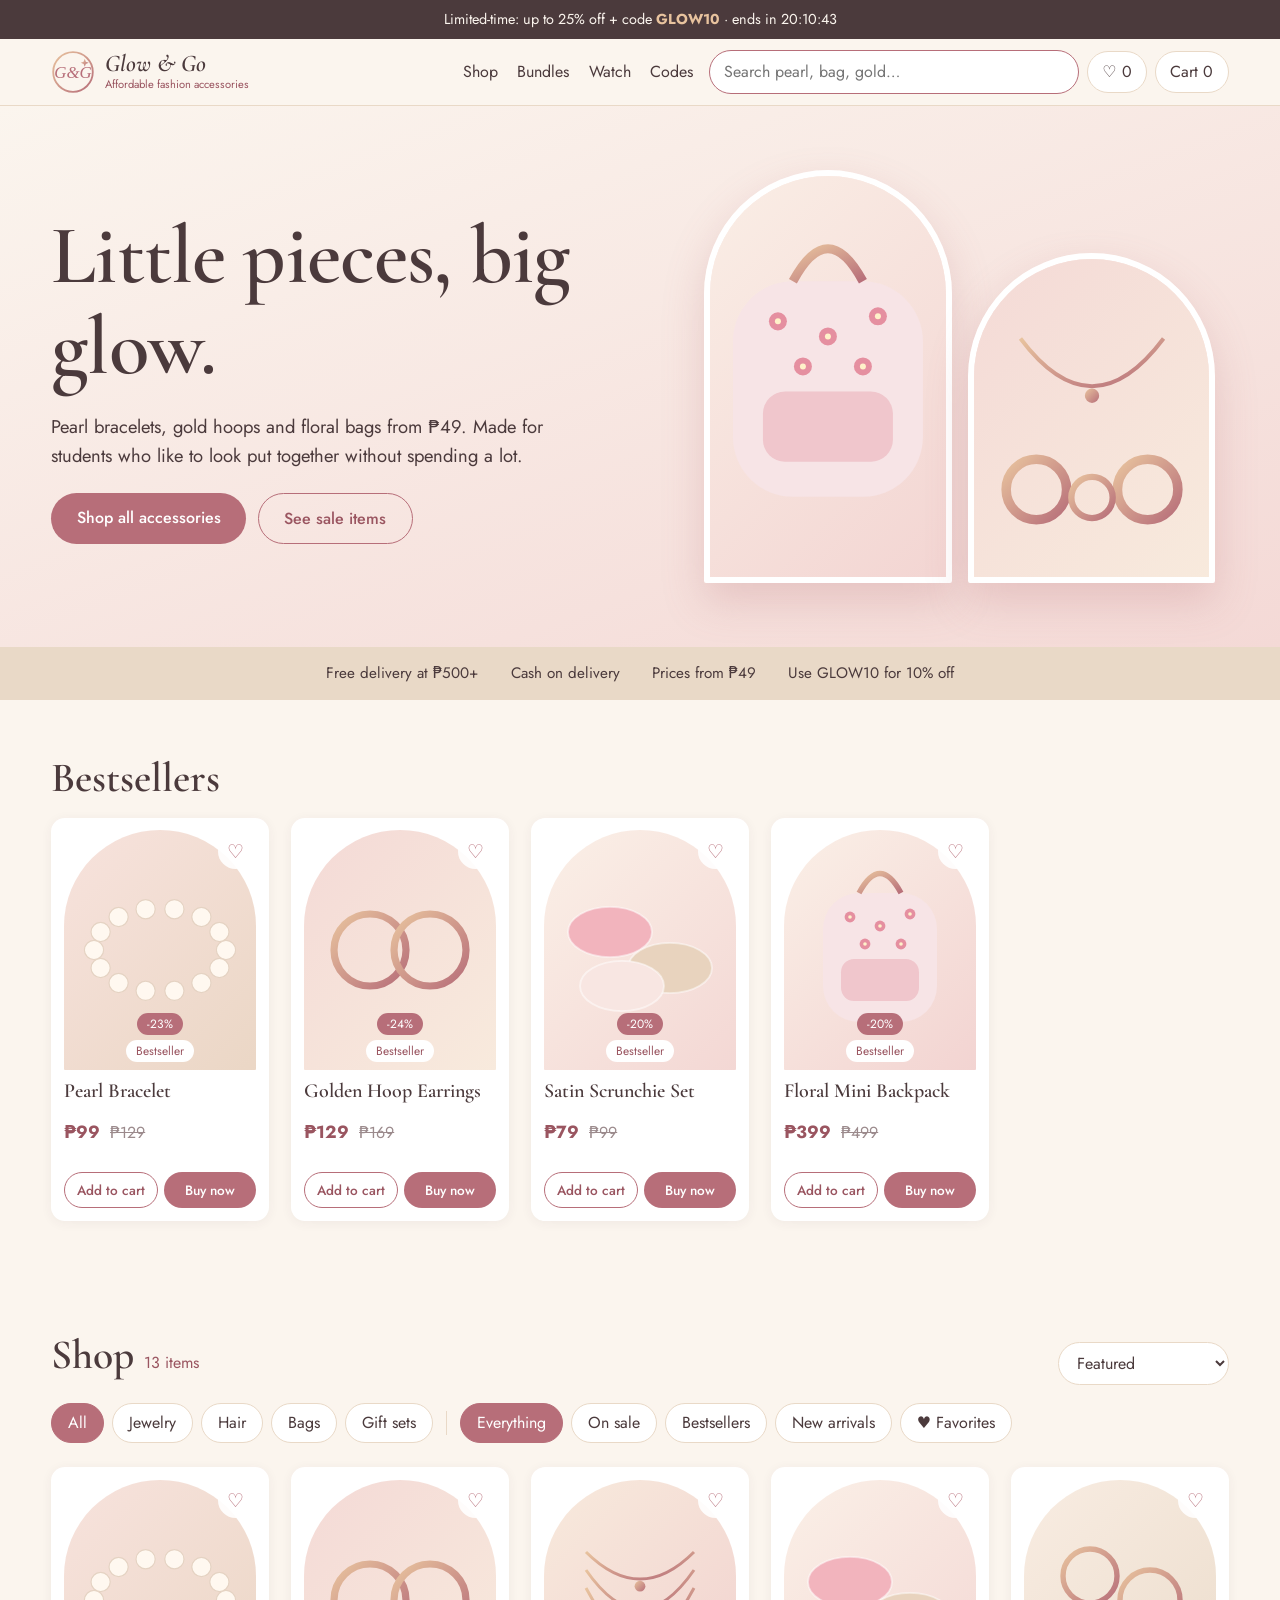
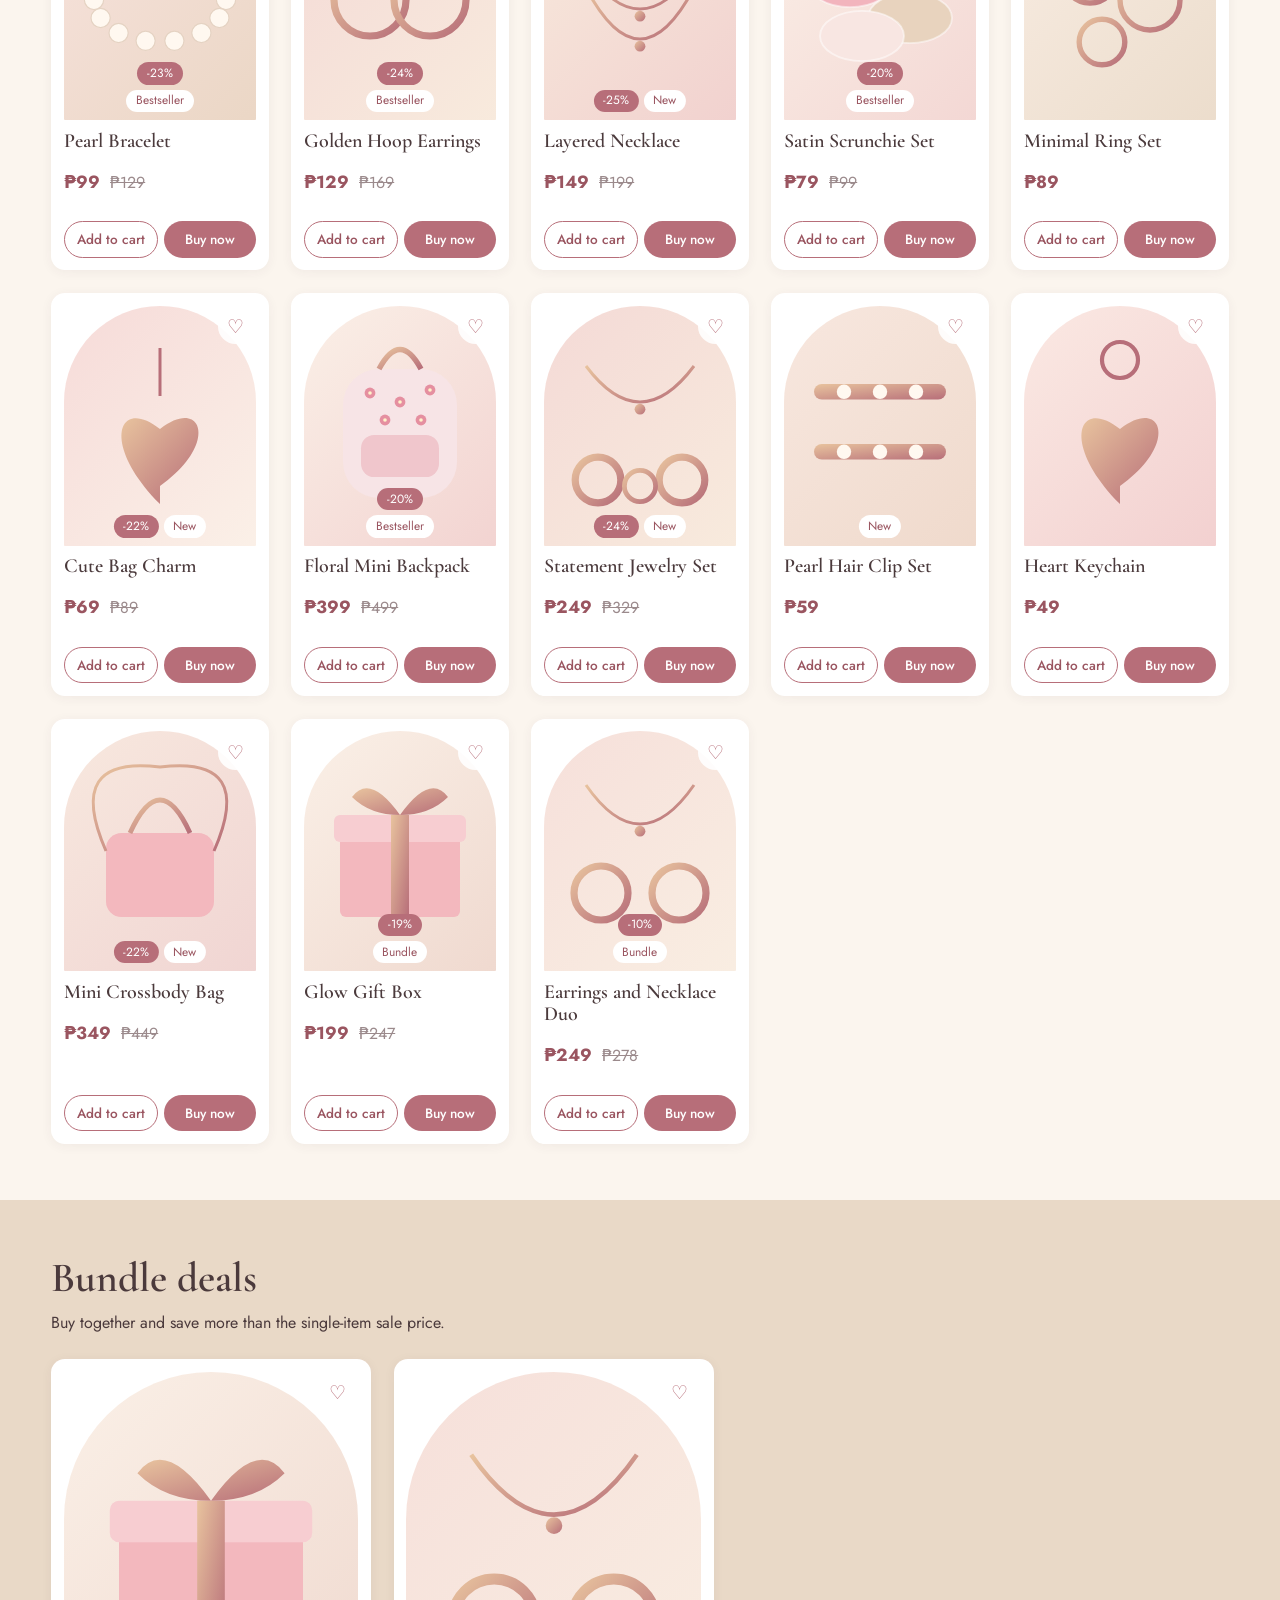
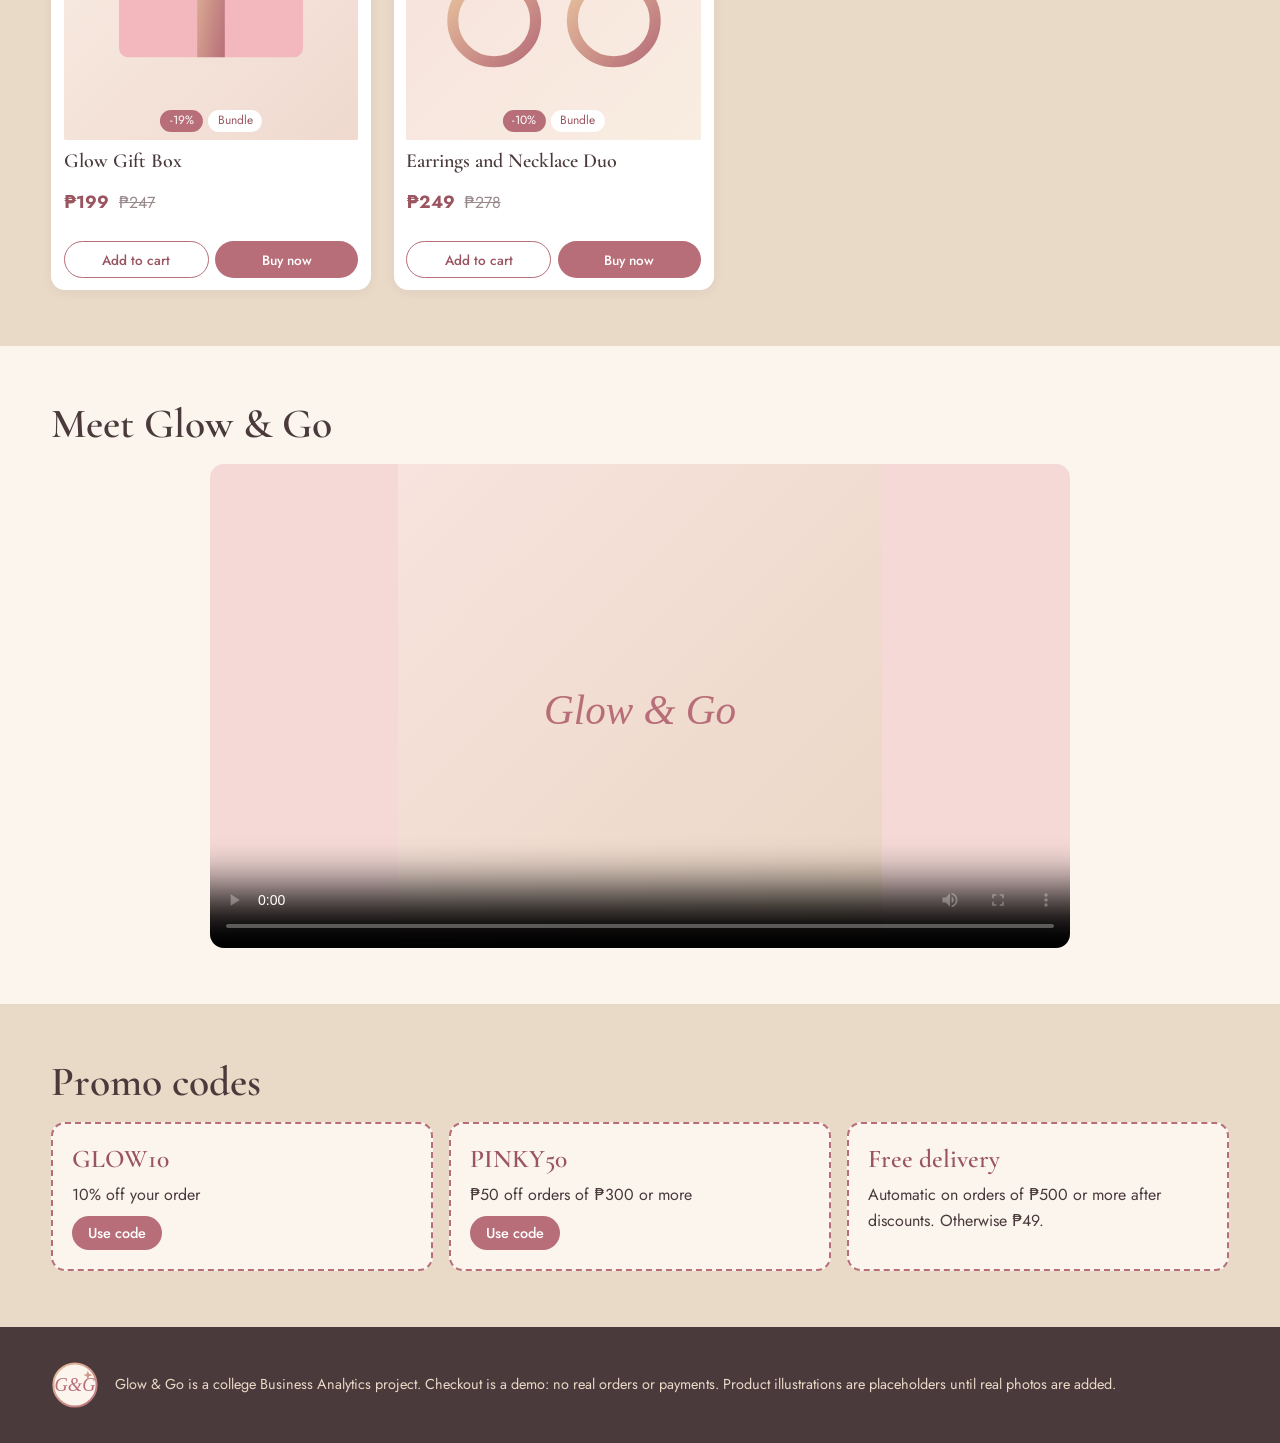
<file: index.html>
<!DOCTYPE html>
<html lang="en">
<head>
<meta charset="utf-8">
<meta name="viewport" content="width=device-width, initial-scale=1">
<title>Glow &amp; Go — Affordable Fashion Accessories</title>
<meta name="description" content="Affordable pearl, gold and floral accessories for students. Student project demo shop.">
<link rel="icon" href="assets/logo.svg">
<link rel="preconnect" href="https://fonts.googleapis.com">
<link rel="preconnect" href="https://fonts.gstatic.com" crossorigin>
<link href="https://fonts.googleapis.com/css2?family=Cormorant+Garamond:ital,wght@0,500;0,600;1,500&family=Jost:wght@400;500&display=swap" rel="stylesheet">
<link rel="stylesheet" href="styles.css">
<link rel="stylesheet" href="https://pyscript.net/releases/2024.11.1/core.css">
<script type="module" src="https://pyscript.net/releases/2024.11.1/core.js"></script>
</head>
<body>
<div class="promo-bar">Limited-time: up to 25% off + code <b>GLOW10</b> · ends in <span id="timer">--:--:--</span></div>
<header class="top">
  <a class="brand" href="#top"><img src="assets/logo.svg" alt="Glow &amp; Go logo"><span>Glow &amp; Go<small>Affordable fashion accessories</small></span></a>
  <nav><a href="#shop">Shop</a><a href="#bundles">Bundles</a><a href="#video">Watch</a><a href="#codes">Codes</a></nav>
  <div class="tools">
    <div class="search"><input id="q" type="search" placeholder="Search pearl, bag, gold…" aria-label="Search products" autocomplete="off"><div id="sugg" class="sugg" hidden></div></div>
    <button class="icon" data-action="chip" data-kind="filt" data-val="wish" data-jump="1" aria-label="Favorites">♡ <span id="wish-n">0</span></button>
    <button class="icon" data-action="cart" aria-label="Open cart">Cart <span id="cart-n">0</span></button>
  </div>
</header>

<main id="top">
<section class="hero">
  <div class="hero-text">
    <h1>Little pieces, big glow.</h1>
    <p>Pearl bracelets, gold hoops and floral bags from ₱49. Made for students who like to look put together without spending a lot.</p>
    <div class="row"><a class="btn" href="#shop">Shop all accessories</a>
    <button class="btn ghost" data-action="chip" data-kind="filt" data-val="sale" data-jump="1">See sale items</button></div>
  </div>
  <div class="arches"><div class="arch a1"><img src="assets/products/floral-backpack.svg" alt="Floral Mini Backpack"></div><div class="arch a2"><img src="assets/products/statement-set.svg" alt="Statement Jewelry Set"></div></div>
</section>
<div class="perks"><span>Free delivery at ₱500+</span><span>Cash on delivery</span><span>Prices from ₱49</span><span>Use GLOW10 for 10% off</span></div>

<section class="sec" id="best-sec"><h2>Bestsellers</h2><div class="grid" id="best"></div></section>

<section class="sec" id="shop">
  <div class="shop-head"><h2>Shop <small id="count"></small></h2>
    <select id="sort" aria-label="Sort products"><option value="featured">Featured</option><option value="low">Price: low to high</option><option value="high">Price: high to low</option><option value="disc">Biggest discount</option><option value="name">Name A–Z</option></select></div>
  <div class="chips">
    <button class="chip" data-action="chip" data-kind="cat" data-val="All">All</button>
    <button class="chip" data-action="chip" data-kind="cat" data-val="Jewelry">Jewelry</button>
    <button class="chip" data-action="chip" data-kind="cat" data-val="Hair">Hair</button>
    <button class="chip" data-action="chip" data-kind="cat" data-val="Bags">Bags</button>
    <button class="chip" data-action="chip" data-kind="cat" data-val="Gift Sets">Gift sets</button>
    <span class="sep"></span>
    <button class="chip" data-action="chip" data-kind="filt" data-val="all">Everything</button>
    <button class="chip" data-action="chip" data-kind="filt" data-val="sale">On sale</button>
    <button class="chip" data-action="chip" data-kind="filt" data-val="best">Bestsellers</button>
    <button class="chip" data-action="chip" data-kind="filt" data-val="new">New arrivals</button>
    <button class="chip" data-action="chip" data-kind="filt" data-val="wish">♥ Favorites</button>
  </div>
  <div class="grid" id="grid"></div>
</section>

<section class="sec band" id="bundles"><h2>Bundle deals</h2><p class="lead">Buy together and save more than the single-item sale price.</p><div class="grid two" id="bundles-grid"></div></section>

<section class="sec" id="video"><h2>Meet Glow &amp; Go</h2>
  <div class="video"><video controls preload="metadata" poster="assets/promo-poster.svg"><source src="assets/promo.mp4" type="video/mp4">Your browser cannot play this video.</video></div></section>

<section class="sec band" id="codes"><h2>Promo codes</h2>
  <div class="codes">
    <div class="code-card"><b>GLOW10</b><span>10% off your order</span><button class="btn small" data-action="usecode" data-val="GLOW10">Use code</button></div>
    <div class="code-card"><b>PINKY50</b><span>₱50 off orders of ₱300 or more</span><button class="btn small" data-action="usecode" data-val="PINKY50">Use code</button></div>
    <div class="code-card"><b>Free delivery</b><span>Automatic on orders of ₱500 or more after discounts. Otherwise ₱49.</span></div>
  </div></section>
</main>

<footer><img src="assets/logo.svg" alt=""><p>Glow &amp; Go is a college Business Analytics project. Checkout is a demo: no real orders or payments. Product illustrations are placeholders until real photos are added.</p></footer>

<div id="scrim" data-action="close"></div>
<aside id="cart" aria-label="Shopping cart"><div class="cart-head"><h2>Your cart</h2><button class="icon" data-action="close" aria-label="Close cart">✕</button></div><div id="cart-body"></div></aside>
<div id="modal" data-action="backdrop"><div class="sheet" role="dialog" aria-modal="true"><button class="icon x" data-action="close" aria-label="Close">✕</button><div id="modal-body"></div></div></div>
<div id="toast" role="status"></div>
<noscript>This shop needs JavaScript to run.</noscript>
<script src="app.js"></script>
<script type="py" src="./main.py" config="./pyscript.toml"></script>
</body>
</html>
</file>
<file: styles.css>
:root {
  --cream: #FBF5EE;
  --blush: #F4D9D6;
  --beige: #E9D9C7;
  --rose: #B76E79;
  --rose-d: #9A5560;
  --ink: #4B3A3C;
  --gold: linear-gradient(135deg, #E8C39E, #B76E79);
  --r: 14px;
}

* {
  box-sizing: border-box;
}

html {
  scroll-behavior: smooth;
}

body {
  margin: 0;
  background: var(--cream);
  color: var(--ink);
  font: 16px/1.6 Jost, system-ui, sans-serif;
}

img {
  max-width: 100%;
  display: block;
}

a {
  color: var(--rose-d);
}

:focus-visible {
  outline: 3px solid var(--rose);
  outline-offset: 2px;
}

h1, h2, h3, h4 {
  font-family: "Cormorant Garamond", Georgia, serif;
  font-weight: 600;
  line-height: 1.1;
  margin: 0;
}

h1 { font-size: clamp(2.8rem, 7vw, 5.2rem); letter-spacing: -.01em; }
h2 { font-size: clamp(1.8rem, 3.5vw, 2.6rem); margin-bottom: 1rem; }
h3 { font-size: 1.25rem; }
h4 { font-size: 1.2rem; margin: 1.5rem 0 .6rem; }

.btn {
  font: 500 1rem Jost, sans-serif;
  background: var(--rose);
  color: #fff;
  border: 0;
  border-radius: 999px;
  padding: .8rem 1.6rem;
  cursor: pointer;
  text-decoration: none;
  display: inline-block;
  transition: background .2s, transform .2s;
}
.btn:hover { background: var(--rose-d); }
.btn:active { transform: scale(.97); }

.btn.ghost {
  background: transparent;
  color: var(--rose-d);
  border: 1.5px solid var(--rose);
}
.btn.ghost:hover { background: var(--blush); }

.btn.small {
  padding: .45rem 1rem;
  font-size: .9rem;
}

.icon {
  font: inherit;
  background: #fff;
  border: 1px solid var(--beige);
  border-radius: 999px;
  padding: .45rem .9rem;
  cursor: pointer;
  color: var(--ink);
}
.icon:hover { border-color: var(--rose); }

.link {
  font: inherit;
  background: none;
  border: 0;
  color: var(--rose-d);
  text-decoration: underline;
  cursor: pointer;
  padding: 0;
}

input,
select,
textarea {
  font: inherit;
  color: inherit;
  background: #fff;
  border: 1px solid var(--beige);
  border-radius: 999px;
  padding: .5rem .9rem;
}

textarea {
  border-radius: var(--r);
  width: 100%;
}

.row {
  display: flex;
  gap: .7rem;
  flex-wrap: wrap;
  margin-top: 1.4rem;
}

.promo-bar {
  background: var(--ink);
  color: var(--cream);
  text-align: center;
  padding: .5rem 1rem;
  font-size: .9rem;
}
.promo-bar b { color: #E8C39E; }

.top {
  position: sticky;
  top: 0;
  z-index: 20;
  display: flex;
  align-items: center;
  gap: 1rem;
  flex-wrap: wrap;
  padding: .7rem 4vw;
  background: rgba(251, 245, 238, .92);
  backdrop-filter: blur(8px);
  border-bottom: 1px solid var(--beige);
}

.brand {
  display: flex;
  align-items: center;
  gap: .6rem;
  text-decoration: none;
  color: var(--ink);
}
.brand img { width: 44px; }
.brand span {
  font: italic 600 1.5rem "Cormorant Garamond", serif;
  line-height: 1;
}
.brand small {
  display: block;
  font: 400 .7rem Jost, sans-serif;
  font-style: normal;
  color: var(--rose-d);
}

nav {
  display: flex;
  gap: 1.2rem;
  margin-left: auto;
}
nav a {
  text-decoration: none;
  color: var(--ink);
}
nav a:hover { color: var(--rose); }

.tools {
  display: flex;
  flex: 1;
  gap: .5rem;
  align-items: center;
  max-width: 520px;
}

.search {
  position: relative;
  flex: 1;
  min-width: 0;
}
.search input {
  width: 100%;
  min-width: 12rem;
  border: 1.5px solid var(--rose);
}

.sugg {
  position: absolute;
  top: calc(100% + .4rem);
  left: 0;
  right: 0;
  background: #fff;
  border-radius: var(--r);
  box-shadow: 0 14px 40px rgba(75, 58, 60, .22);
  overflow: hidden;
  z-index: 30;
}
.sugg[hidden] { display: none; }

.sugg button {
  display: flex;
  gap: .7rem;
  align-items: center;
  width: 100%;
  border: 0;
  background: none;
  padding: .5rem .8rem;
  font: inherit;
  color: var(--ink);
  text-align: left;
  cursor: pointer;
}
.sugg button:hover,
.sugg button:focus-visible { background: var(--blush); }

.sugg img {
  width: 44px;
  height: 44px;
  border-radius: 8px;
  object-fit: cover;
}
.sugg small {
  display: block;
  color: var(--rose-d);
}
.sugg .all {
  justify-content: center;
  color: var(--rose-d);
  font-weight: 500;
  border-top: 1px solid var(--beige);
}
.sugg p {
  margin: 0;
  padding: .8rem 1rem;
  color: var(--rose-d);
}

.hero {
  display: grid;
  grid-template-columns: 1.1fr 1fr;
  gap: 3rem;
  align-items: center;
  padding: 4rem 4vw;
  background: linear-gradient(160deg, var(--cream), var(--blush));
}
.hero p {
  max-width: 34rem;
  font-size: 1.15rem;
  margin: 1.2rem 0 0;
}

.arches {
  display: flex;
  gap: 1rem;
  justify-content: center;
  align-items: flex-end;
}
.arch {
  overflow: hidden;
  border-radius: 999px 999px 18px 18px;
  border: 6px solid #fff;
  box-shadow: 0 18px 40px rgba(183, 110, 121, .25);
  width: 46%;
}
.arch img {
  width: 100%;
  height: 100%;
  object-fit: cover;
}
.a1 { aspect-ratio: 3/5; }
.a2 { aspect-ratio: 3/4; }

@keyframes rise {
  from { opacity: 0; transform: translateY(24px); }
}
@media (prefers-reduced-motion: no-preference) {
  .arch { animation: rise .9s ease both; }
  .a2 { animation-delay: .15s; }
}

.perks {
  display: flex;
  gap: .5rem 2rem;
  flex-wrap: wrap;
  justify-content: center;
  padding: .9rem 4vw;
  background: var(--beige);
  font-size: .95rem;
}

.sec { padding: 3.5rem 4vw; }
.band { background: var(--beige); }
.lead { margin: -.5rem 0 1.5rem; }

.shop-head {
  display: flex;
  justify-content: space-between;
  align-items: center;
  gap: 1rem;
  flex-wrap: wrap;
}
.shop-head small {
  font: 400 1rem Jost;
  color: var(--rose-d);
}

.chips {
  display: flex;
  gap: .5rem;
  flex-wrap: wrap;
  margin: .5rem 0 1.5rem;
  align-items: center;
}
.chip {
  font: inherit;
  background: #fff;
  border: 1px solid var(--beige);
  border-radius: 999px;
  padding: .4rem 1rem;
  cursor: pointer;
  color: var(--ink);
}
.chip.active {
  background: var(--rose);
  border-color: var(--rose);
  color: #fff;
}
.sep {
  width: 1px;
  height: 1.5rem;
  background: var(--beige);
  margin: 0 .3rem;
}

.grid {
  display: grid;
  grid-template-columns: repeat(auto-fill, minmax(210px, 1fr));
  gap: 1.4rem;
}
.grid.two {
  grid-template-columns: repeat(auto-fit, minmax(240px, 320px));
}
.empty {
  grid-column: 1 / -1;
  color: var(--rose-d);
}

.card {
  position: relative;
  background: #fff;
  border-radius: var(--r);
  padding: .8rem;
  display: flex;
  flex-direction: column;
  gap: .6rem;
  box-shadow: 0 2px 12px rgba(75, 58, 60, .06);
}

.ph {
  position: relative;
  overflow: hidden;
  border-radius: 999px 999px 10px 10px;
  aspect-ratio: 4/5;
  cursor: pointer;
}
.ph img {
  width: 100%;
  height: 100%;
  object-fit: cover;
  transition: transform .4s;
}
.ph:hover img { transform: scale(1.05); }

.badges {
  position: absolute;
  left: 50%;
  bottom: .5rem;
  transform: translateX(-50%);
  display: flex;
  gap: .3rem;
  flex-wrap: wrap;
  justify-content: center;
}
.badge {
  background: var(--rose);
  color: #fff;
  font-size: .75rem;
  padding: .1rem .6rem;
  border-radius: 999px;
}
.badge.alt {
  background: #fff;
  color: var(--rose-d);
}

.heart {
  position: absolute;
  top: 1rem;
  right: 1rem;
  width: 2.2rem;
  height: 2.2rem;
  border-radius: 50%;
  border: 0;
  background: rgba(255, 255, 255, .9);
  color: var(--rose);
  font-size: 1.2rem;
  cursor: pointer;
}
.heart.on {
  background: var(--rose);
  color: #fff;
}

.info {
  cursor: pointer;
  flex: 1;
}
.price s {
  color: #9b8a8c;
  margin-left: .3rem;
}
.price b {
  color: var(--rose-d);
  font-size: 1.1rem;
}

.acts {
  display: flex;
  gap: .4rem;
}
.acts .btn {
  flex: 1;
  padding: .45rem .5rem;
  font-size: .85rem;
  text-align: center;
}

.video video {
  width: 100%;
  max-width: 860px;
  aspect-ratio: 16/9;
  background: var(--blush);
  border-radius: var(--r);
  margin: auto;
  display: block;
}

.codes {
  display: grid;
  grid-template-columns: repeat(auto-fit, minmax(230px, 1fr));
  gap: 1rem;
}
.code-card {
  background: var(--cream);
  border: 2px dashed var(--rose);
  border-radius: var(--r);
  padding: 1.2rem;
  display: flex;
  flex-direction: column;
  gap: .5rem;
  align-items: flex-start;
}
.code-card b {
  font: 600 1.6rem "Cormorant Garamond", serif;
  color: var(--rose-d);
}

footer {
  display: flex;
  gap: 1rem;
  align-items: center;
  padding: 2rem 4vw;
  background: var(--ink);
  color: var(--beige);
  font-size: .9rem;
}
footer img { width: 48px; }

#scrim {
  position: fixed;
  inset: 0;
  background: rgba(75, 58, 60, .4);
  opacity: 0;
  pointer-events: none;
  transition: opacity .25s;
  z-index: 30;
}
#scrim.open {
  opacity: 1;
  pointer-events: auto;
}

#cart {
  position: fixed;
  top: 0;
  right: 0;
  height: 100%;
  width: min(420px, 100%);
  background: var(--cream);
  z-index: 40;
  transform: translateX(100%);
  transition: transform .3s;
  padding: 1.2rem;
  overflow: auto;
}
#cart.open { transform: none; }
#cart .btn {
  width: 100%;
  text-align: center;
}

.cart-head {
  display: flex;
  justify-content: space-between;
  align-items: center;
}

.lines {
  list-style: none;
  padding: 0;
  margin: 0;
}
.lines li {
  display: grid;
  grid-template-columns: 64px 1fr auto;
  gap: .8rem;
  padding: .8rem 0;
  border-bottom: 1px solid var(--beige);
  align-items: start;
}
.lines img {
  width: 64px;
  height: 64px;
  object-fit: cover;
  border-radius: 10px;
}
.lines span {
  display: block;
  font-size: .9rem;
  color: var(--rose-d);
}

.qty {
  display: flex;
  align-items: center;
  gap: .4rem;
  margin-top: .3rem;
}
.qty button {
  width: 1.8rem;
  height: 1.8rem;
  border-radius: 50%;
  border: 1px solid var(--rose);
  background: #fff;
  cursor: pointer;
  color: var(--ink);
}
.qty em {
  min-width: 1.4rem;
  text-align: center;
  font-style: normal;
}
.qty .rm {
  width: auto;
  border: 0;
  background: none;
  text-decoration: underline;
  font-size: .85rem;
  margin-left: .4rem;
}

.code {
  display: flex;
  gap: .5rem;
  margin-top: 1rem;
}
.code input {
  flex: 1;
  min-width: 0;
}
.ok { color: #4f7d5c; }
.bad { color: #b0405a; }

.sum {
  display: grid;
  grid-template-columns: 1fr auto;
  gap: .3rem 1rem;
  margin: 1rem 0;
}
.sum dt,
.sum dd { margin: 0; }
.sum dd { text-align: right; }

.recs {
  display: grid;
  grid-template-columns: repeat(3, 1fr);
  gap: .6rem;
}
.rec {
  font: inherit;
  font-size: .8rem;
  background: #fff;
  border: 1px solid var(--beige);
  border-radius: 12px;
  padding: .4rem;
  cursor: pointer;
  color: var(--ink);
  text-align: left;
}
.rec img {
  width: 100%;
  aspect-ratio: 1;
  object-fit: cover;
  border-radius: 8px;
  margin-bottom: .3rem;
}

#modal {
  position: fixed;
  inset: 0;
  background: rgba(75, 58, 60, .5);
  display: none;
  align-items: center;
  justify-content: center;
  z-index: 50;
  padding: 1rem;
}
#modal.open { display: flex; }

.sheet {
  position: relative;
  background: var(--cream);
  border-radius: 20px;
  padding: 1.6rem;
  width: min(760px, 100%);
  max-height: 92vh;
  overflow: auto;
}
.x {
  position: absolute;
  top: .8rem;
  right: .8rem;
}

.detail {
  display: grid;
  grid-template-columns: 1fr 1fr;
  gap: 1.5rem;
}
.detail img {
  border-radius: 999px 999px 14px 14px;
  width: 100%;
}
.price.big b { font-size: 1.6rem; }
.ext {
  font-size: .85rem;
  background: var(--beige);
  padding: .7rem;
  border-radius: 10px;
  margin-top: 1rem;
}

.demo {
  background: var(--blush);
  padding: .6rem .8rem;
  border-radius: 10px;
  font-size: .9rem;
}
.co-grid {
  display: grid;
  grid-template-columns: 1.2fr 1fr;
  gap: 1.5rem;
}
form label {
  display: block;
  margin: .7rem 0;
  font-size: .9rem;
}
form input,
form select {
  width: 100%;
  border-radius: 10px;
  margin-top: .2rem;
}
.err {
  display: block;
  color: #b0405a;
  font-size: .8rem;
  min-height: 1em;
}
.pychip {
  font-size: .75rem;
  color: var(--rose-d);
  margin: .6rem 0 0;
}

.summary {
  background: #fff;
  border-radius: var(--r);
  padding: 1rem;
  align-self: start;
}
.summary ul {
  list-style: none;
  padding: 0;
  margin: 0;
}
.summary li {
  display: flex;
  justify-content: space-between;
  gap: .6rem;
  padding: .3rem 0;
  border-bottom: 1px solid var(--beige);
  font-size: .9rem;
}

.done {
  text-align: center;
  padding: 1rem;
}
.done .btn { margin-top: 1rem; }

#toast {
  position: fixed;
  bottom: 1.5rem;
  left: 50%;
  transform: translate(-50%, 20px);
  background: var(--ink);
  color: #fff;
  padding: .6rem 1.2rem;
  border-radius: 999px;
  opacity: 0;
  pointer-events: none;
  transition: .3s;
  z-index: 60;
}
#toast.show {
  opacity: 1;
  transform: translate(-50%, 0);
}

@media (max-width: 820px) {
  .top { justify-content: space-between; }
  nav { display: none; }
  .tools { width: 100%; max-width: none; }
  .tools input { flex: 1; min-width: 0; }

  .hero {
    grid-template-columns: 1fr;
    padding: 2.5rem 5vw;
  }
  .grid {
    grid-template-columns: repeat(2, 1fr);
    gap: .8rem;
  }
  .acts { flex-direction: column; }
  .detail,
  .co-grid { grid-template-columns: 1fr; }
}

@media (prefers-reduced-motion: reduce) {
  * {
    transition: none !important;
    animation: none !important;
  }
}
</file>
